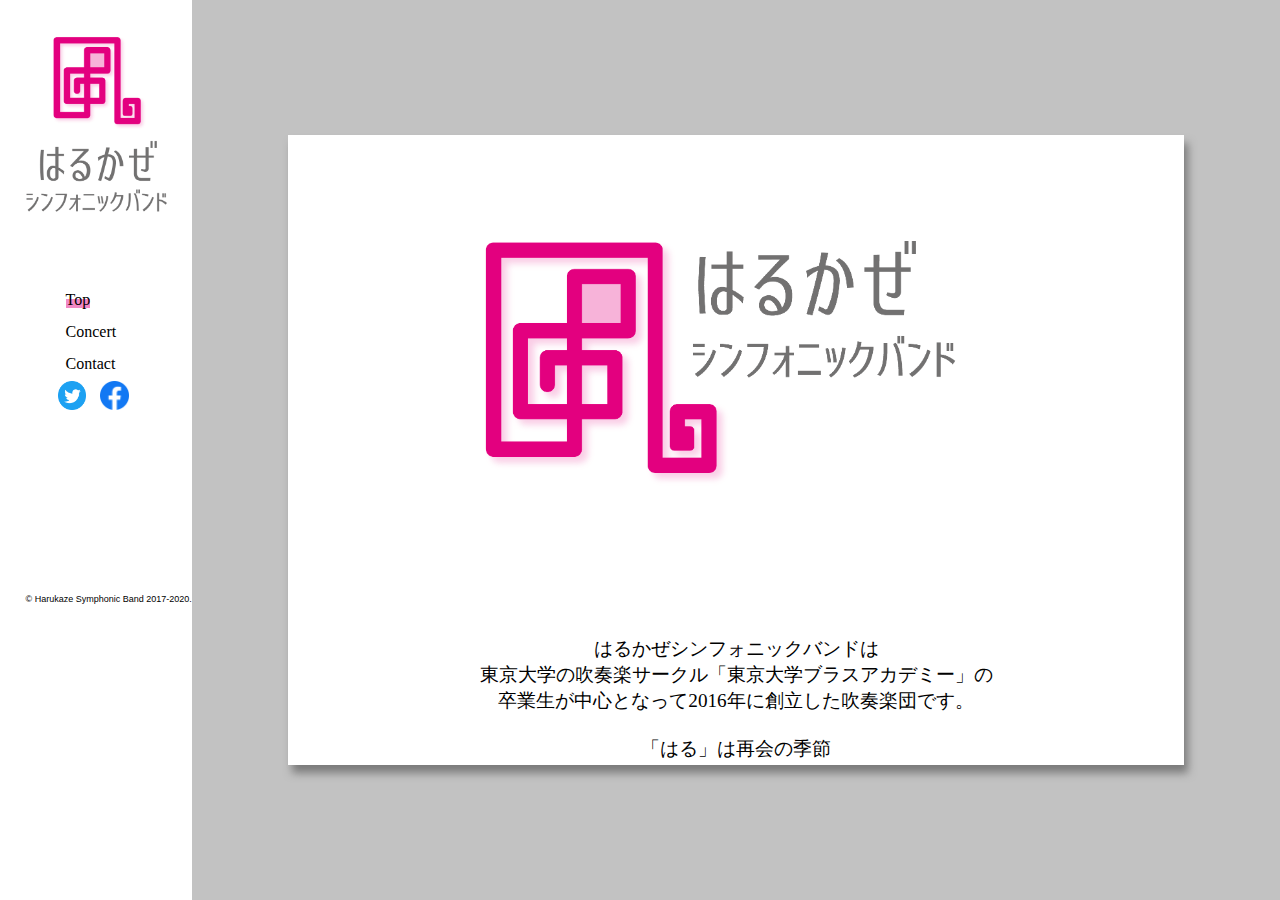
<file: index.html>
<!DOCTYPE html>
<html>

  
  <head>
  	<meta charset="utf-8">
    <title>Harukaze Symphinc Band</title>
    <link rel="icon" href="/favicon.ico">
    <link rel="prerender" href="contact.html">
    <link rel="stylesheet" type="text/css" href="stylesheet.css">
  </head>

  <body>
    <header>
      <img src="images\170130_harukaze_logo-05.png" alt="harukaze logo" height="90vh">
  </header>
  <main id="main">
      <a href="index.html"><img src="images\170130_harukaze_logo-06-maxwidth.png" alt="harukaze logo" width=100%></a>
        
        <ul>
          <a href="index.html" class="link"><li><span class="highlight">Top</span></li></a>
          <a href="concert.html" class="link"><li>Concert</li></a>
          <a href="contact.html" class="link"><li>Contact</li></a>
        </ul>

        <a href="https://twitter.com/harukaze_s_band" target="_blank"><img id="twitter" src="images\Twitter_Social_Icon_Circle_Color.png" alt="twitter" width=15% ></a>
        <a href="https://www.facebook.com/%E3%81%AF%E3%82%8B%E3%81%8B%E3%81%9C%E3%82%B7%E3%83%B3%E3%83%95%E3%82%A9%E3%83%8B%E3%83%83%E3%82%AF%E3%83%90%E3%83%B3%E3%83%89-108336939990455" target="_blank"><img id="facebook" src="images\240px-Facebook_f_logo_(2019).svg.png" alt="facebook" width=15% ></a>
        
        <div id="copyright">
          © Harukaze Symphonic Band 2017-2020.
        </div>
    </main>
    <div id="side" class="side_index">
        <div id="content" class="content_index">
          <p><img src="images\170130_harukaze_logo-05.png" alt="harukaze logo" width=100%></p>
          <br>
          <br>
          <p id ="intro">はるかぜシンフォニックバンドは<br>
            東京大学の吹奏楽サークル「東京大学ブラスアカデミー」の<br>
            卒業生が中心となって2016年に創立した吹奏楽団です。<br>
            <br>
            「はる」は再会の季節<br>
            「かぜ」は吹奏楽の息吹を表現しており<br>
            「音楽の風に想いをのせて」<br>
            をモットーに活動しています。</p>
            <br>
            <br>
        </div>
    </div>
  </body>

</html>
</file>
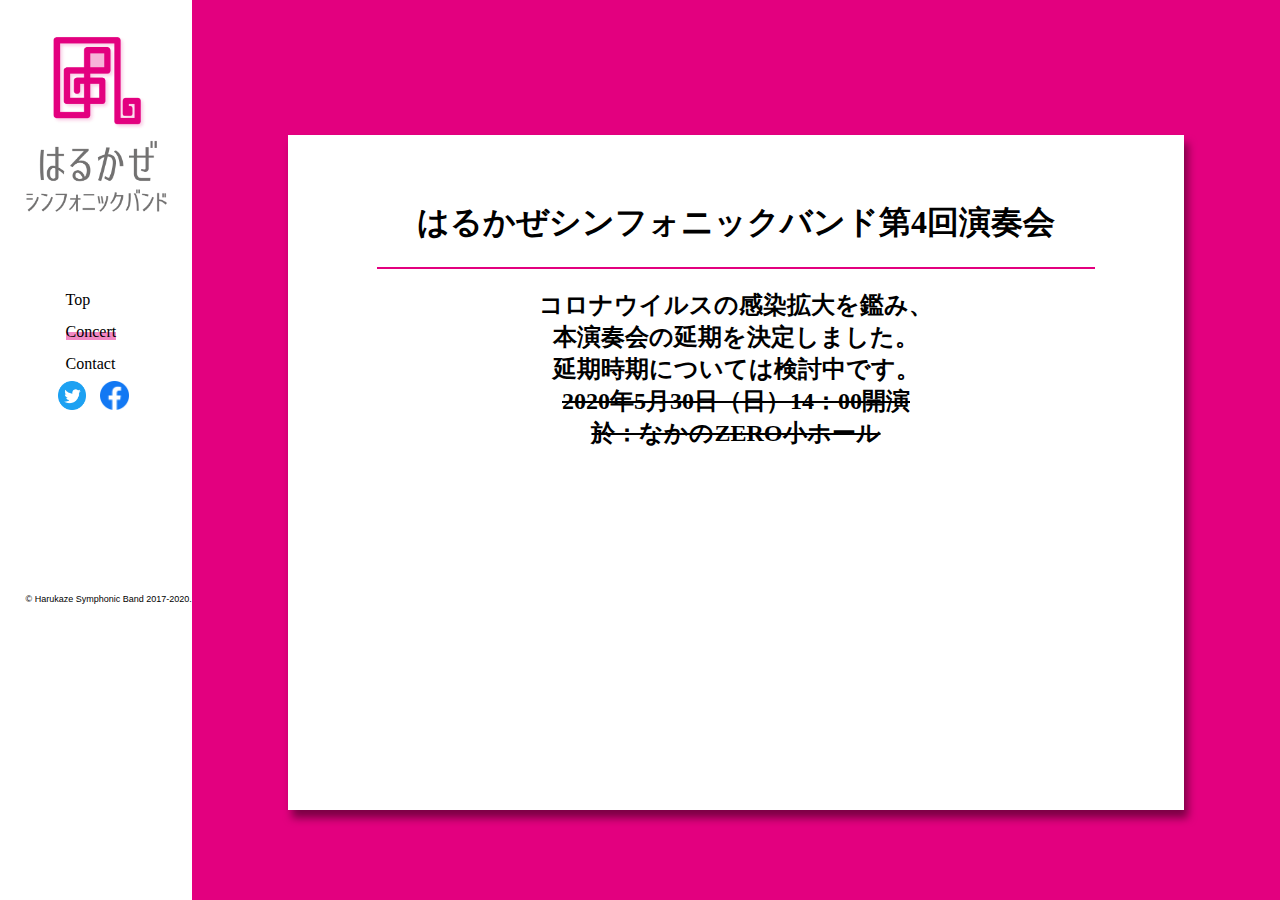
<file: concert.html>
<!DOCTYPE html>
<html>

  
  <head>
  	<meta charset="utf-8">
    <title>Harukaze Symphinc Band</title>
    <link rel="icon" href="/favicon.ico">
    <link rel="prerender" href="contact.html">
    <link rel="stylesheet" type="text/css" href="stylesheet.css">
  </head>

  <body>
    <header>
        <img src="images\170130_harukaze_logo-05.png" alt="harukaze logo" height="90vh">
    </header>
    <main id="main">
      <a href="index.html"><img src="images\170130_harukaze_logo-06-maxwidth.png" alt="harukaze logo" width=100%></a>
        
        <ul>
          <a href="index.html" class="link"><li>Top</li></a>
          <a href="concert.html" class="link"><li><span class="highlight">Concert</span></li></a>
          <a href="contact.html" class="link"><li>Contact</li></a>
        </ul>

        <a href="https://twitter.com/harukaze_s_band" target="_blank"><img id="twitter" src="images\Twitter_Social_Icon_Circle_Color.png" alt="twitter" width=15% ></a>
        <a href="https://www.facebook.com/%E3%81%AF%E3%82%8B%E3%81%8B%E3%81%9C%E3%82%B7%E3%83%B3%E3%83%95%E3%82%A9%E3%83%8B%E3%83%83%E3%82%AF%E3%83%90%E3%83%B3%E3%83%89-108336939990455" target="_blank"><img id="facebook" src="images\240px-Facebook_f_logo_(2019).svg.png" alt="facebook" width=15% ></a>
        
        <div id="copyright">
          © Harukaze Symphonic Band 2017-2020.
        </div>
    </main>
    <div id="side" class="side_concert">
        <div id="content" class="content_concert"style="overflow:auto;">
          <h1>はるかぜシンフォニックバンド第4回演奏会</h1>
          <hr size="2px" width=80% color="#E3007F">
          <h2>
            コロナウイルスの感染拡大を鑑み、<br>本演奏会の延期を決定しました。<br>延期時期については検討中です。<br><del>2020年5月30日（日）14：00開演<br>
            於：なかのZERO小ホール</del></h2>
          <iframe src="https://www.google.com/maps/embed?pb=!1m14!1m8!1m3!1d12959.537848580343!2d139.6717429!3d35.7044607!3m2!1i1024!2i768!4f13.1!3m3!1m2!1s0x0%3A0x94a688e29f1b41eb!2sNakano%20ZERO!5e0!3m2!1sen!2sjp!4v1586442035209!5m2!1sen!2sjp" width=60% height=60% frameborder="0" style="border:0;" allowfullscreen="" aria-hidden="false" tabindex="0"></iframe>
          <br><br>
         <h2> 曲目</h2>
          <h3>吹奏楽のための交響詩「ぐるりよざ」（伊藤康英）
          <br>烈火の魂（江原大輔）
          <br>五月の風（真島俊夫）
          <br> 他</h3><br><br><br>
          <a href="concert_past.html" class="past"><span>　過去の演奏会は、こちら。&nbsp;</span></a>
          <br>
          <br>
        </div>
    </div>
  </body>

</html>
</file>
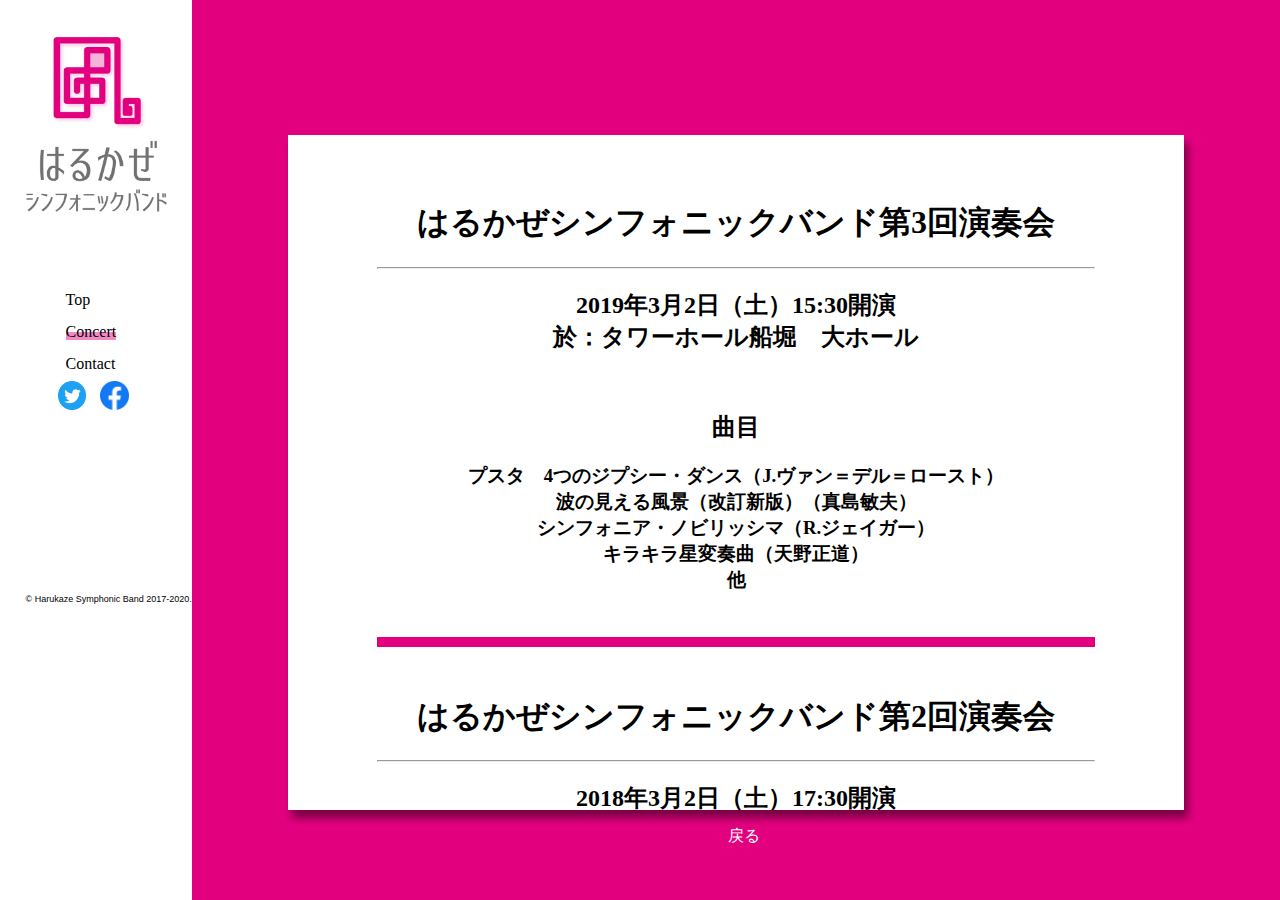
<file: concert_past.html>
<!DOCTYPE html>
<html>

  
  <head>
  	<meta charset="utf-8">
    <title>Harukaze Symphinc Band</title>
    <link rel="icon" href="/favicon.ico">
    <link rel="prerender" href="contact.html">
    <link rel="stylesheet" type="text/css" href="stylesheet.css">
  </head>

  <body>
    <header>
        <img src="images\170130_harukaze_logo-05.png" alt="harukaze logo" height="90vh">
    </header>
    <main id="main">
      <a href="index.html"><img src="images\170130_harukaze_logo-06-maxwidth.png" alt="harukaze logo" width=100%></a>
        
        <ul>
          <a href="index.html" class="link"><li>Top</li></a>
          <a href="concert.html" class="link"><li><span class="highlight">Concert</span></li></a>
          <a href="contact.html" class="link"><li>Contact</li></a>
        </ul>

        <a href="https://twitter.com/harukaze_s_band" target="_blank"><img id="twitter" src="images\Twitter_Social_Icon_Circle_Color.png" alt="twitter" width=15% ></a>
        <a href="https://www.facebook.com/%E3%81%AF%E3%82%8B%E3%81%8B%E3%81%9C%E3%82%B7%E3%83%B3%E3%83%95%E3%82%A9%E3%83%8B%E3%83%83%E3%82%AF%E3%83%90%E3%83%B3%E3%83%89-108336939990455" target="_blank"><img id="facebook" src="images\240px-Facebook_f_logo_(2019).svg.png" alt="facebook" width=15% ></a>
        
        <div id="copyright">
          © Harukaze Symphonic Band 2017-2020.
        </div>
    </main>
    <div id="side" class="side_concert">
        <div id="content" class="content_concert"style="overflow:auto;">
          <h1>はるかぜシンフォニックバンド第3回演奏会</h1>
          <hr size="2px" width=80%>
          <h2>
            2019年3月2日（土）15:30開演<br>
            於：タワーホール船堀　大ホール</h2>
          <br>
         <h2> 曲目</h2>
         <h3>プスタ　4つのジプシー・ダンス（J.ヴァン＝デル＝ロースト）
           <br>波の見える風景（改訂新版）（真島敏夫）
           <br>シンフォニア・ノビリッシマ（R.ジェイガー）
           <br>キラキラ星変奏曲（天野正道）
           <br>他
         </h3>
         <br>
         <hr size=10px width=80% color="#E3007F">
         <br><h1>はるかぜシンフォニックバンド第2回演奏会</h1>
         <hr size="2px" width=80%>
         <h2>
           2018年3月2日（土）17:30開演<br>
           於：練馬文化センター　小ホール（つつじホール）</h2>
         <br>
        <h2> 曲目</h2>
        <h3>イーストコーストの風景（N.ヘス）
          <br>北からの風よ（福島弘和）
          <br>風の精（酒井格）
          <br>マーチ「春風の通り道」（西山知宏）
          <br>他
        </h3>
        <br>
        <hr size=10px width=80% color="#E3007F">
       <br>
       <h1>はるかぜシンフォニックバンド第1回演奏会</h1>
          <hr size="2px" width=80%>
          <h2>
            2017年3月20日（土）16:30開演<br>
            於：ルネこだいら　中ホール</h2>
          <br>
         <h2> 曲目</h2>
         <h3>序曲《1812年》（P.チャイコフスキー）
           <br>第3組曲（R.ジェイガー）
           <br>さくらの花が咲く頃（真島敏夫）
           <br>春の喜びに（J.スウェアリンジェン）
           <br>他
         </h3>
         <br>
         <hr size=10px width=80% color="#E3007F">
        <br>
         
        </div>
      <a href="concert.html" class=link><p id="back"> <span>　戻る　</span></p></a>
    </div>
  </body>

</html>
</file>
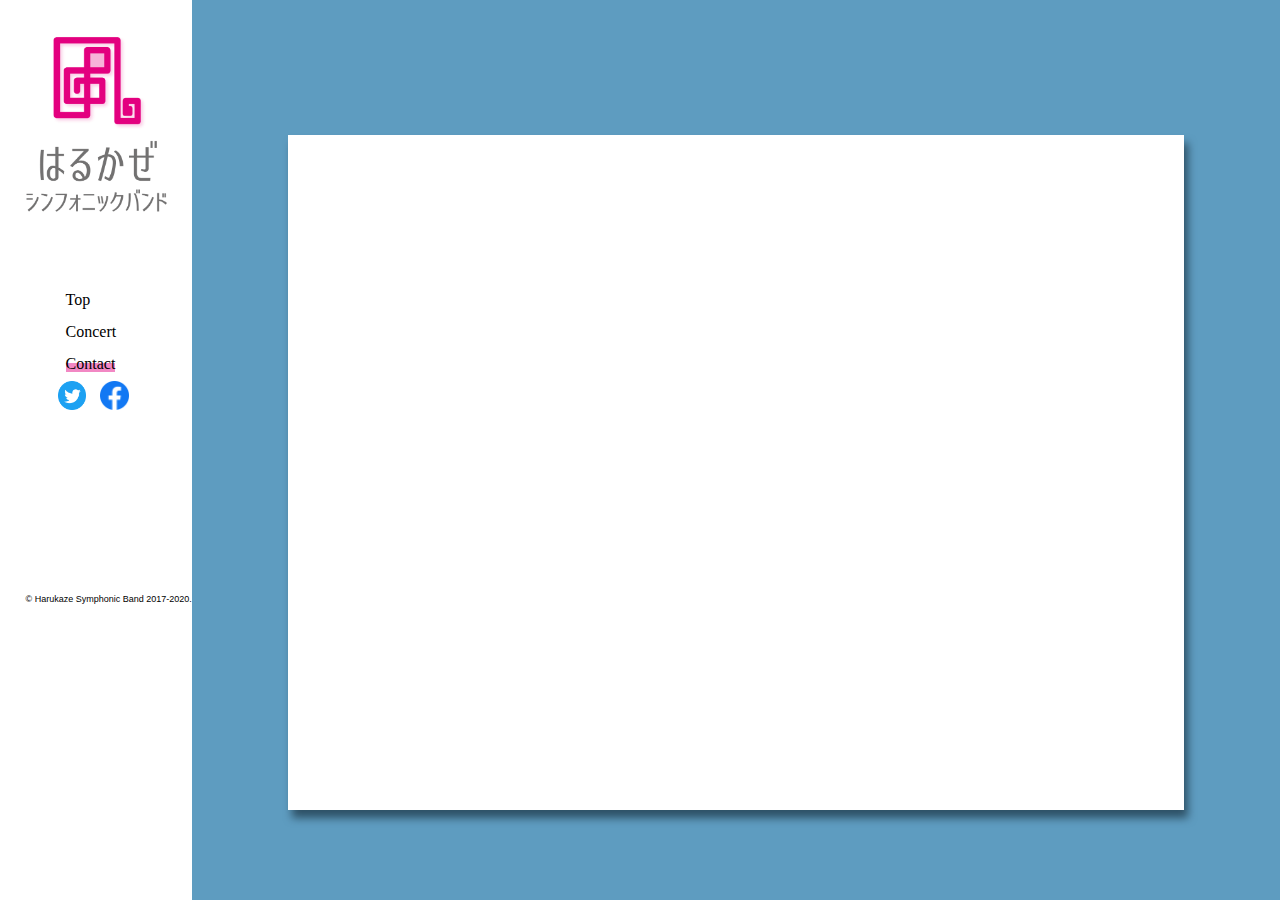
<file: contact.html>
<!DOCTYPE html>
<html>

  
  <head>
  	<meta charset="utf-8">
    <title>Harukaze Symphinc Band</title>
    <link rel="icon" href="/favicon.ico">
    <link rel="prerender" href="contact.html">
    <link rel="stylesheet" type="text/css" href="stylesheet.css">
  </head>

  <body>
    <header>
      <img src="images\170130_harukaze_logo-05.png" alt="harukaze logo" height="90vh">
  </header>
  <main id="main">
    <a href="index.html"><img src="images\170130_harukaze_logo-06-maxwidth.png" alt="harukaze logo" width=100%></a>
        
      <ul>
        <a href="index.html" class="link"><li>Top</li></a>
        <a href="concert.html" class="link"><li>Concert</li></a>
        <a href="contact.html" class="link"><li><span class="highlight">Contact</span></li></a>
      </ul>

      <a href="https://twitter.com/harukaze_s_band" target="_blank"><img id="twitter" src="images\Twitter_Social_Icon_Circle_Color.png" alt="twitter" width=15% ></a>
      <a href="https://www.facebook.com/%E3%81%AF%E3%82%8B%E3%81%8B%E3%81%9C%E3%82%B7%E3%83%B3%E3%83%95%E3%82%A9%E3%83%8B%E3%83%83%E3%82%AF%E3%83%90%E3%83%B3%E3%83%89-108336939990455" target="_blank"><img id="facebook" src="images\240px-Facebook_f_logo_(2019).svg.png" alt="facebook" width=15% ></a>
      
        <div id="copyright">
          © Harukaze Symphonic Band 2017-2020.
        </div>
    </main>
    <div id="side" class="side_contact">
        <div id="content" class="content_contact">
          <iframe src="https://docs.google.com/forms/d/e/1FAIpQLSfszd7n3CC_uO5C1ioCO7mFJDmfy51Fgt-_SchGCWFXbTAMlQ/viewform?embedded=true" width=60% height=90% frameborder="0" marginheight="0" marginwidth="0">読み込んでいます…</iframe>
        </div>
    </div>
  </body>

</html>
</file>
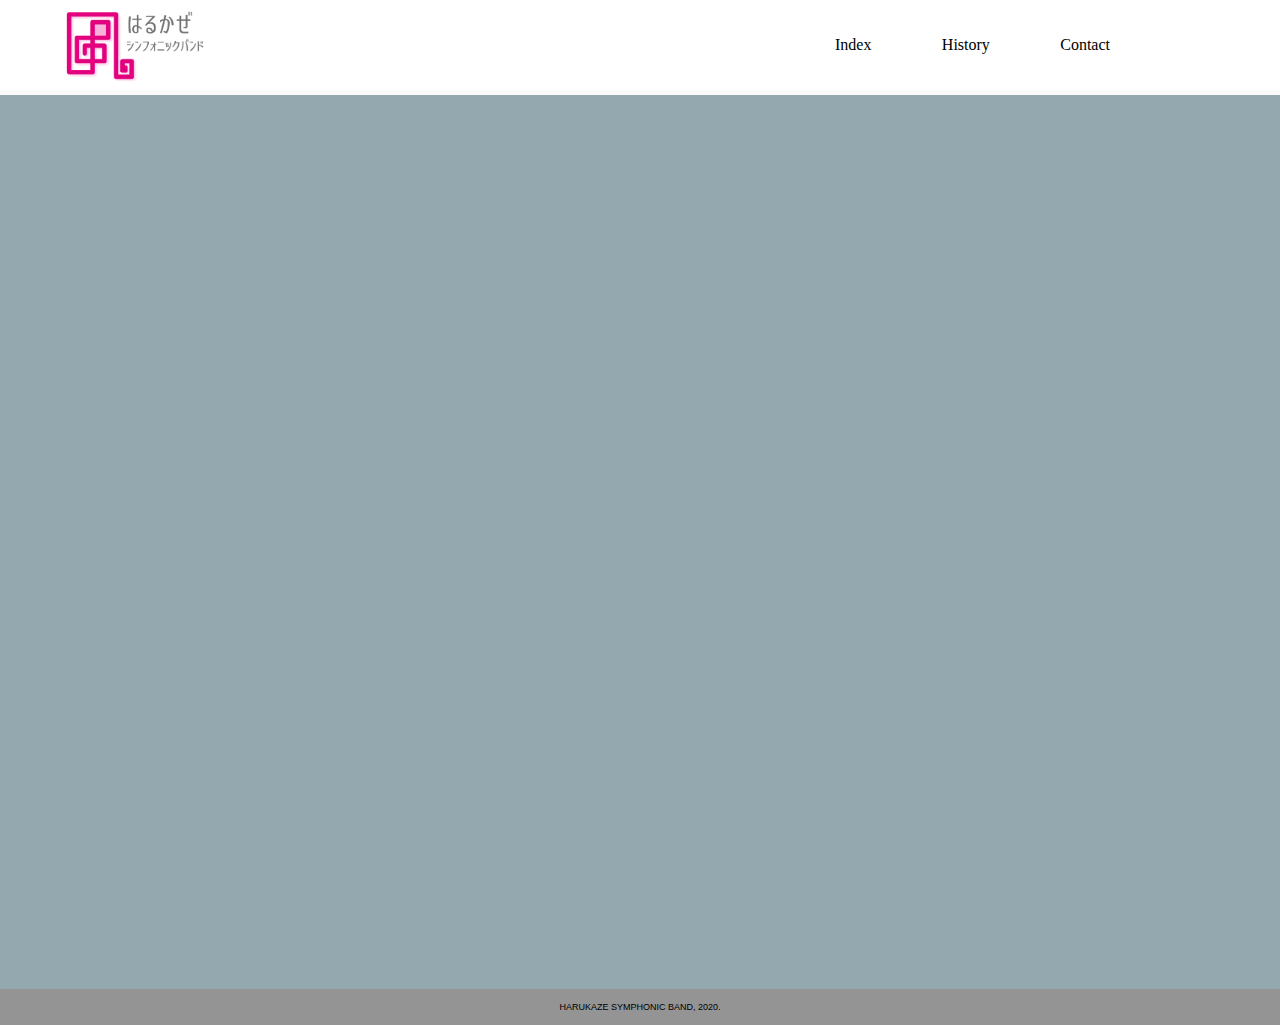
<file: Proto_2/contact.html>
<!DOCTYPE html>
<html lang="ja">
    <head>
        <meta charset="utf-8">
        <title>Harukaze Symphonic Band</title>
        <link rel="stylesheet" type="text/css" href="style.css">
    </head>

    <body>
        <header>
            <div class="inner">
                <div class="flexbox">
                    <p class="logo_img">
                        <a href="index.html"><img src="images/170130_harukaze_logo-05.png" alt="haraukze_symphonic_band_logo"></a>
                    </p>
                    <nav class="nav_global">
                        <ul class="flexbox" >
                            <a href="index.html" class="link"><li><span>　Index　</span></li></a>
                            <a href="history.html" class="link"><li><span>　History　</span></li></a>
                            <a href="contact.html" class="link"><li><span>　Contact　</span></li></a>
                        </ul>
                    </nav>
                </div> 
            </div>
        </header>

        <main id="contact">
                <div id="contact_form">
                    <iframe src="https://docs.google.com/forms/d/e/1FAIpQLSfszd7n3CC_uO5C1ioCO7mFJDmfy51Fgt-_SchGCWFXbTAMlQ/viewform?embedded=true" width="600" height="100%" frameborder="0" marginheight="0" marginwidth="0">読み込んでいます…</iframe>
                </div>
        </main>

        <footer>
            <p class="copyright">HARUKAZE SYMPHONIC BAND, 2020. </p>
        </footer>
    </body>
</html>
</file>
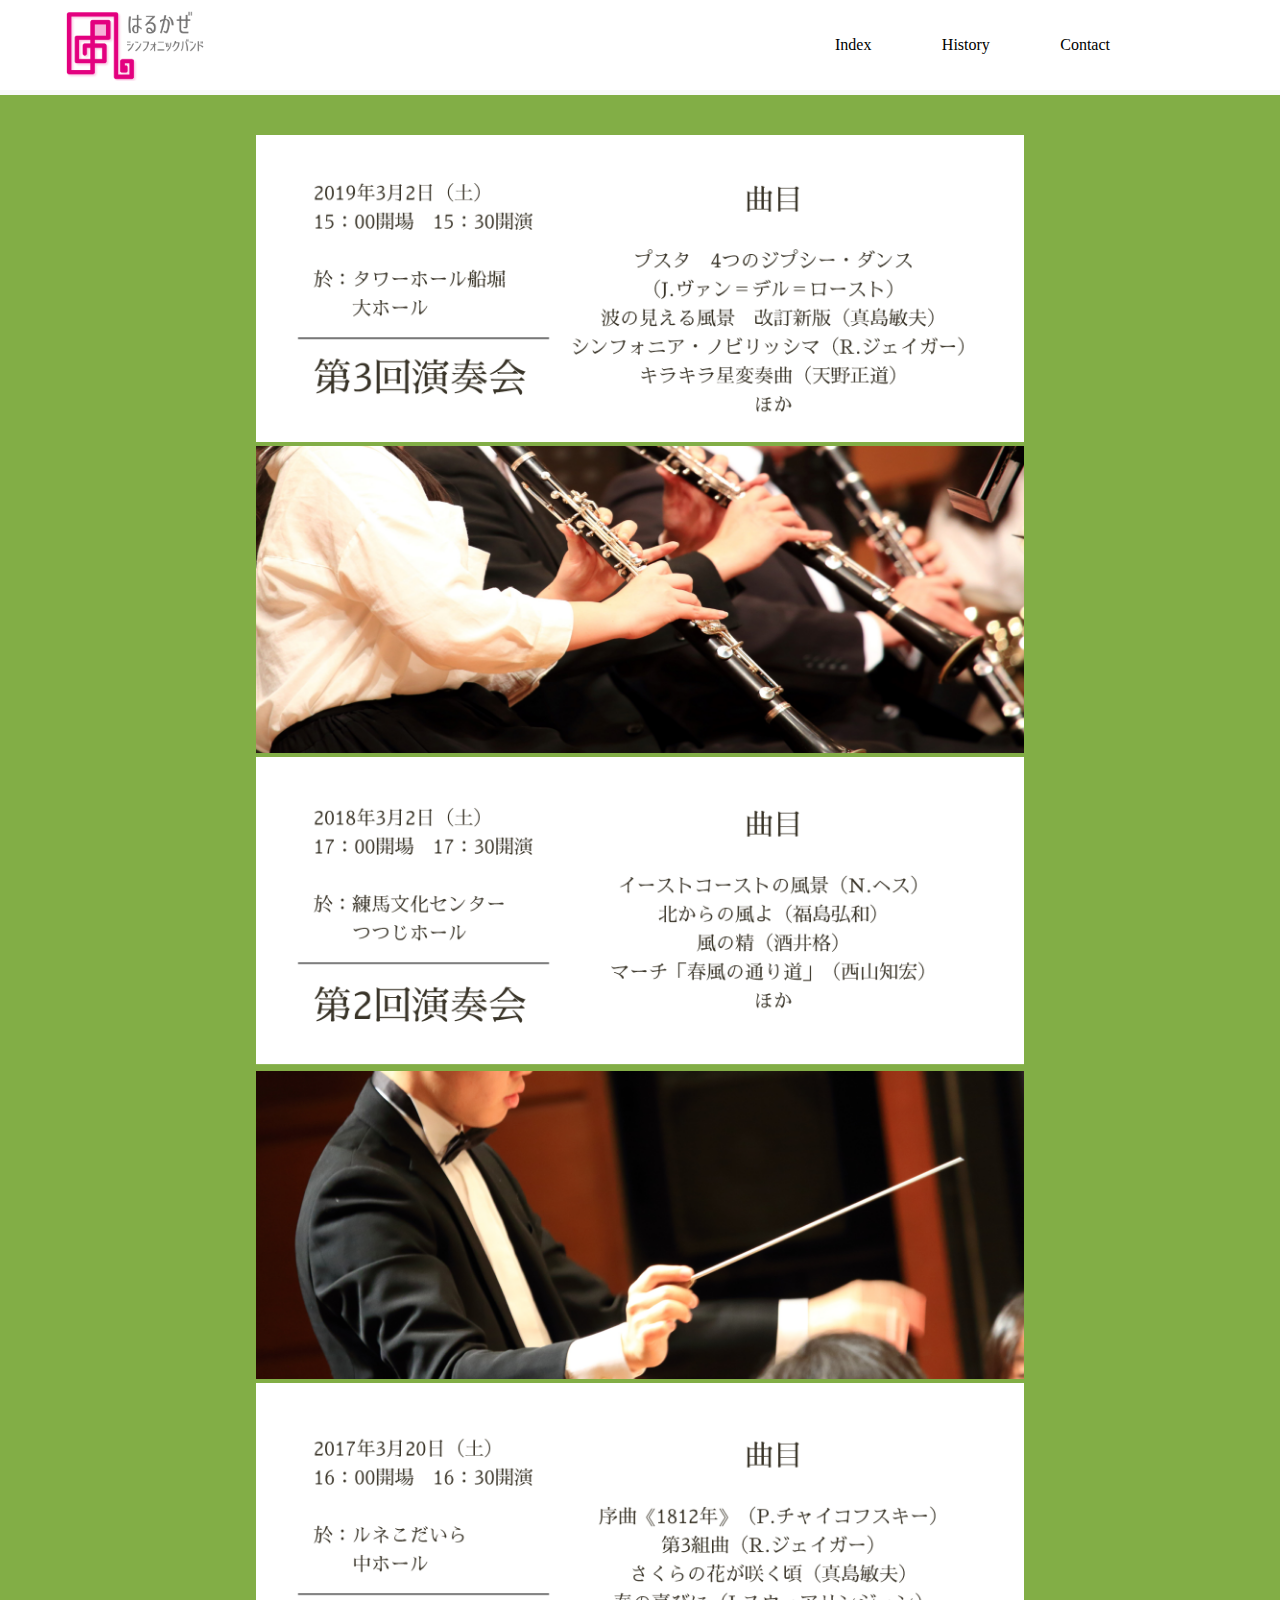
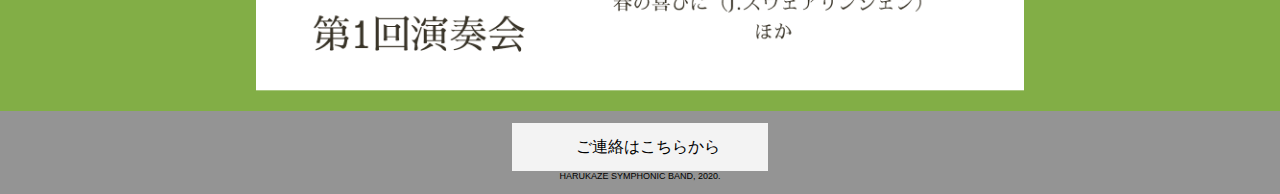
<file: Proto_2/history.html>
<!DOCTYPE html>
<html lang="ja">
    <head>
        <meta charset="utf-8">
        <title>Harukaze Symphonic Band</title>
        <link rel="stylesheet" type="text/css" href="style.css">
    </head>

    <body>
        <header>
            <div class="inner">
                <div class="flexbox">
                    <p class="logo_img">
                        <a href="index.html"><img src="images/170130_harukaze_logo-05.png" alt="haraukze_symphonic_band_logo"></a>
                    </p>
                    <nav class="nav_global">
                        <ul class="flexbox" >
                            <a href="index.html" class="link"><li><span>　Index　</span></li></a>
                            <a href="history.html" class="link"><li><span>　History　</span></li></a>
                            <a href="contact.html" class="link"><li><span>　Contact　</span></li></a>
                        </ul>
                    </nav>
                </div> 
            </div>
        </header>
        <main>
            <div id = "history_flow">
                <div class="history_wrapper">
                    <img width=60% src="images/history_3rdconcert.png" alt="Concert Information" >
                </div>
                <div class="history_wrapper">
                    <figure>
                        <img width=60% src="images/IMG_6088.png" alt="Concert Pictures">
                    </figure>
                </div>
                <div class="history_wrapper">
                    <img width=60% src="images/history_2ndconcert.png" alt="Concert Information">
                </div>
                <div class="history_wrapper">
                    <img width=60% src="images/IMG_6228.png" alt="Concert Picture">
                </div>
                <div class="history_wrapper">
                    <img width=60% src="images/history_1stconcert.png" alt="Concert Information">
                </div>
            </div>
        </main>
        <footer>
            <p id="index_contact"><a href="contact.html" class="link"><span>　ご連絡はこちらから　</span></a></p>
            <p class="copyright">HARUKAZE SYMPHONIC BAND, 2020. </p>
        </footer>
    </body>
</html>
</file>
<file: stylesheet.css>
header{
  display: none;
}
body{
    width: 100vw;
    margin: 0 auto;
  }
  main{
    width: 15vw;
    float: left;
    background-color: #ffffff;
    font-family: "Yu mincho", "HiraMinProN-W6";
  }
      main img{
        margin-top: 3vh;
      }
      main ul{
        padding-top: 5vh;
        padding-bottom: 0vh;
        margin-left: 2vw;
        line-height: 200%;  
            }
      main ul li{
        list-style: none;
        color: black;
      }
      #twitter{
        margin-top: -10%;
        margin-left: 30%;
      }
      #facebook{
        margin-top: -10%;
        margin-left: 5%;
      }
      #copyright{
        font-size: xx-small; font-family: -apple-system, BlinkMacSystemFont, 'Segoe UI', Roboto, Oxygen, Ubuntu, Cantarell, 'Open Sans', 'Helvetica Neue', sans-serif;
        margin-top: 20vh;
        margin-left: 2vw;
      }   
  #side{
    width: 85vw;
    float: right;
    height: 100vh;
  }
    .side_index{background-color: #C2C2C2;}
    .side_concert{background-color: #E3007F;}
    .side_contact{background-color:#5E9CC0;}
  #content{
    width: 70vw;
    height: 70vh;
    background-color: #ffffff;
    margin-left: 7.5vw;
    margin-top: 15vh;
  }
    .content_index{
        color: #000000;
        text-align: center;
        overflow: auto;
        filter: drop-shadow(4px 8px 4px #7a7a7a);
    }
    .content_index::-webkit-scrollbar{
      width: 5px;
      height: 5px;
    }
    .content_index::-webkit-scrollbar-track{
    } 
    .content_index::-webkit-scrollbar-thumb {
      background: #E3007F;
    }
    .content_concert{
        color: #000000;
        text-align: center;
        font-family: "Yu Mincho", "HiraMinProN-W6";
        padding-top: 5vh;
        filter: drop-shadow(4px 8px 4px #7a0044);
    }
    .content_concert::-webkit-scrollbar{
      width: 5px;
      height: 5px;
    }
    .content_concert::-webkit-scrollbar-track{
    } 
    .content_concert::-webkit-scrollbar-thumb {
      background: #C2C2C2;
    }
    .content_contact{
        text-align: center;
        padding-top: 5vh;
        margin-left: auto;
        margin-right: auto;
        filter: drop-shadow(4px 8px 4px #2e5166);
    }
    #intro{
      font-family:"Yu Mincho", "HiraMinProN-W6";
      font-size: 1.2em;
    }
    
    .link{
      text-decoration: none;
    }
    .past{
      text-decoration: none;
      color: black;
    }
    .past span:hover{
      text-decoration: none;
      color: black;
      border: solid 1px #000000;
    }
    #back{
      color: #ffffff; 
      font-family:"Yu Mincho", "HiraMinProN-W6";
      text-align: center; 
    }
    #back span:hover{
      text-decoration: none;
      border: solid 1px #ffffff;
    }
    .highlight {
        background: linear-gradient(transparent 50%, #f288c4 0%);
        line-height: 1.3em;
    }

    /*以下はレスポンシブ対応*/
    @media(max-width:479px){
      header{display: block; width:100vw; height: 15vh; text-align: center;
      }
      header img{height: 15vh;
      }
      main{display: none;} 
      #side{width: 100vw; height:85vh;}
      #content{margin-top:7.5vh; margin-left: 15vw; height:70vh}
    }
</file>
<file: Proto_2/style.css>
*{
  margin: 0;
  padding: 0;
}
body{
  font-family: "Yu mincho", "HiraMinProN-W6";
  width:100%;
  height:100%;
  margin: 0 auto;
  padding: 0 auto;
}
 
header {
  background: #ffffff;
  display: flex;
  height: 10vh;
  width: 100%;
  position: fixed;
  margin-top: 0;
  align-items: center;
  z-index: 10;
  border-bottom: solid 5px #F9F9F9;
}
 
header .inner {
  margin: auto;
  max-width: 100%;
  width: 90vw;
}
 
header .flexbox {
  display: flex;
  flex-direction: row;
  align-items: center;
}
 
header img {
  vertical-align: bottom;
  height: 8vh;
  margin-right: auto;
}
 
.nav_global ul {
  padding-left: 45vw;
  padding-top: auto;
  padding-bottom: auto;
  text-decoration: none;
}
 
.nav_global li {
  color:#000;
  padding-left:3vw ;
  list-style:none ;
}

#index_pic{
  width: 100%;
  padding-bottom: 0;
}

#index_concert{
  width: 100%;
  background-color: #EE869A;
  display: flex;
  padding-top: 5%;
  padding-bottom: 5%;
  align-items: flex-end;
}

#concert_left{
  width: 25%;
  padding-left: 15%;
}

#count_concert{
  font-size: 2.8em;
  background-color: #F3F3F3;
  text-align: center;
}

#map iframe{
  padding-top: 5vh;
  width: 100%;
  height: 50vh;
  -webkit-filter: grayscale(100%);
  -moz-filter: grayscale(100%);
  -ms-filter: grayscale(100%);
  -o-filter: grayscale(100%);
  filter: grayscale(100%);
}

#concert_right{
  width: 42%;
  padding-left: 3%;
}

#concert_info{
  background-color: #F3F3F3;
  text-align: center;
}

#about{
  width: 100%;
  background-color: #7EC7D8;
  display: flex;
  padding-top: 5%;
  padding-bottom: 5%;
  align-items: flex-end;
}

#about_left{
  width: 30%;
  padding-left: 15%;
}

#aboutus{
  font-size: 3em;
  background-color: #F3F3F3;
  text-align: center;
  width: 100%;
}

#about_left_container{
  display: flex;
  padding-top: 5%;
}

#past_concert{
  writing-mode: vertical-rl;
  width: 30%;
  text-align: center;
  background-color: #F3F3F3;
  font-size: 1.3rem;
  display: flex;
  justify-content: center;
  align-items: center;
}


#twitter{
  padding-left: 5%;
  width: 65%;
}

#about_right{
  width:40%;
  padding-left: 2%;
  height: 100%;
}

#about_info{
  text-align: center;
  height: 100%;
  background-color: #F3F3F3;
  line-height: 2.5;
}

footer{
  background-color: #949494;
  align-items: center;
  text-align: center;
  text-decoration: none;
  padding-top: 1%;
  padding-bottom: 1%;
}

#index_contact{
  width: 20%;
  line-height: 3;
  margin-left: 40%;
  background-color: #F3F3F3;
  text-align: center;
  
}

#index_contact a{
  color: #000000;
}

.copyright{
  font-size: xx-small; font-family: -apple-system, BlinkMacSystemFont, 'Segoe UI', Roboto, Oxygen, Ubuntu, Cantarell, 'Open Sans', 'Helvetica Neue', sans-serif;
  text-align: center;
} 


.link{
  color: black;
  text-decoration: none;
  
}

.link span:hover {
  border: 1px solid #000000;
}


#contact{
  background-color: #94A8B0;
  width: 100%;
  padding-top: 10vh;
  padding-bottom: 1vh;
}

#contact_form{
  margin-top: 5vh;
  margin-bottom: 5vh;
  width: 600px;
  height: 800px;
  margin-left: auto;
  margin-right: auto;
}

main{
  width: 100%
}

#history_flow{
  padding-top: 15vh;
  padding-bottom: 1vh;
  width:100%;
  background-color: #82AE46;
  display: flex;
  flex-direction: column;
  justify-content:space-around;
  text-align: center;
}

img.history_wrapper{
  margin-top: 5vh;
}
</file>
